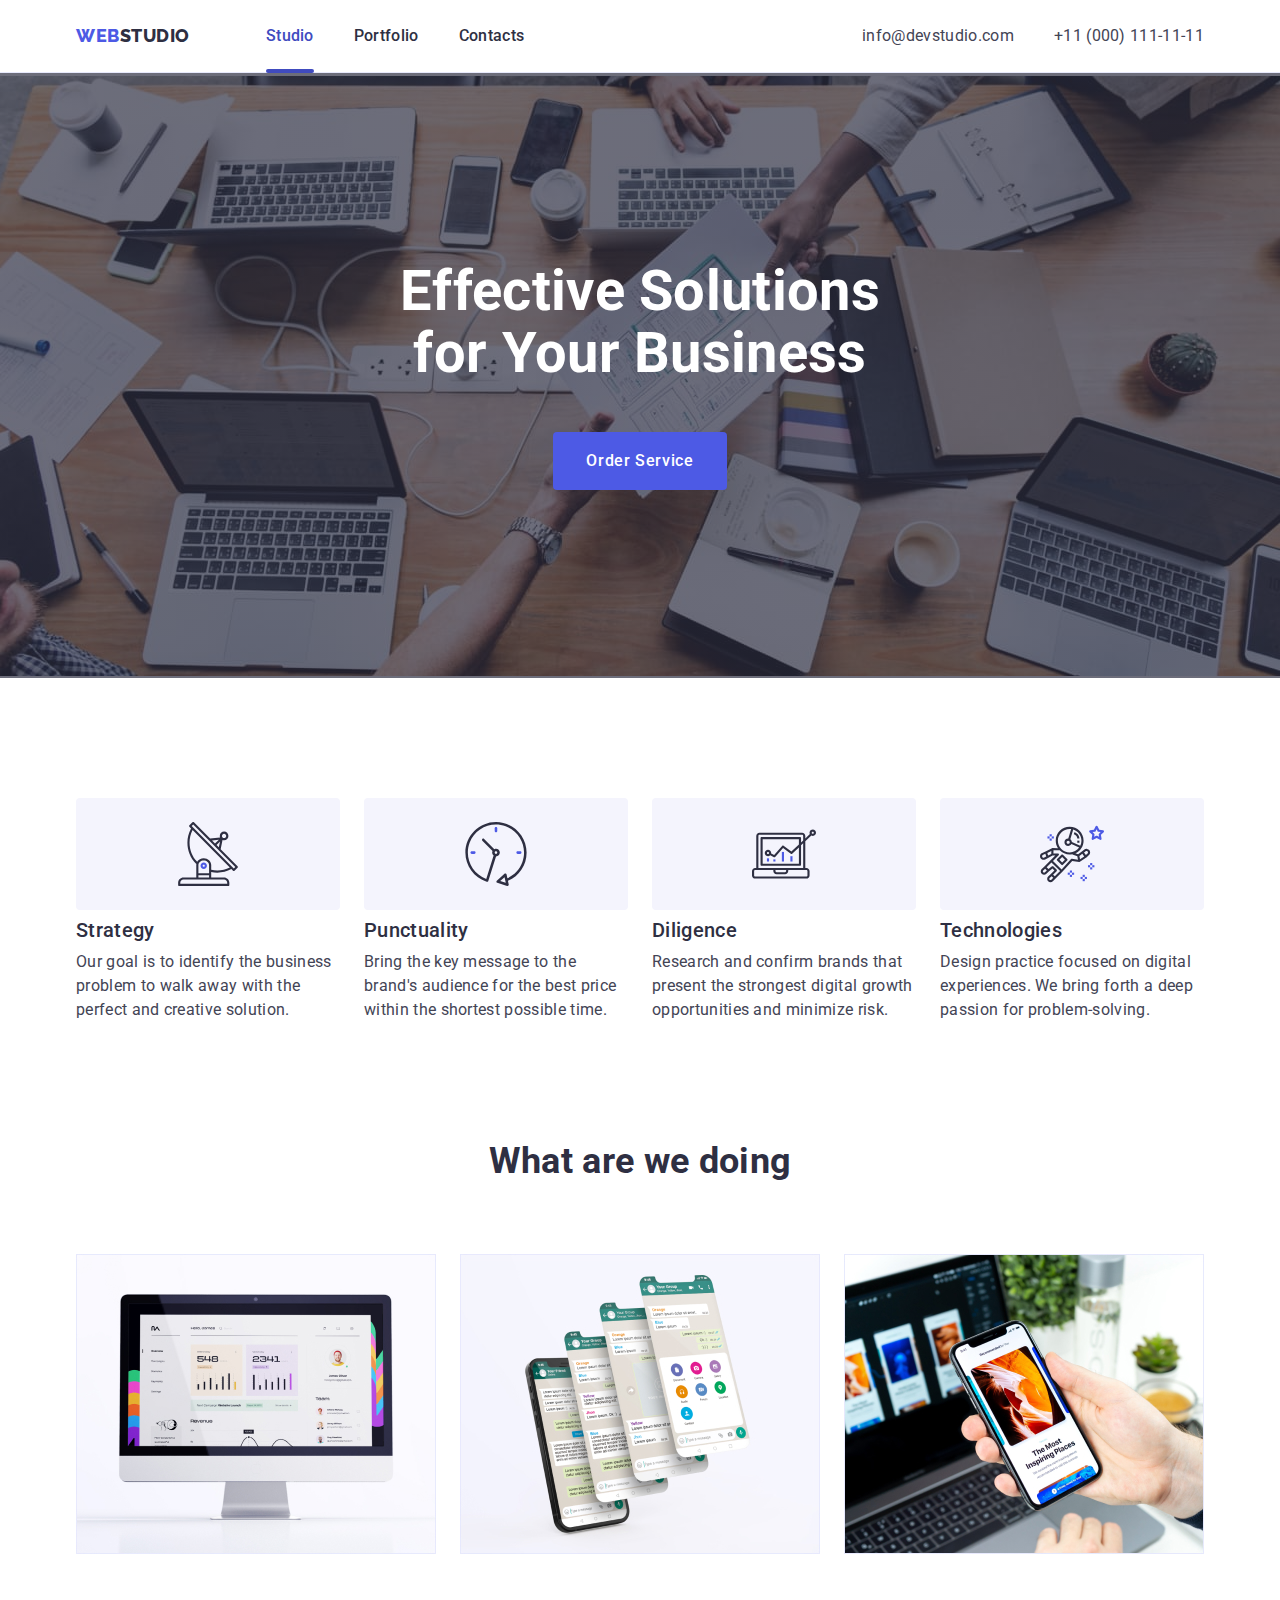
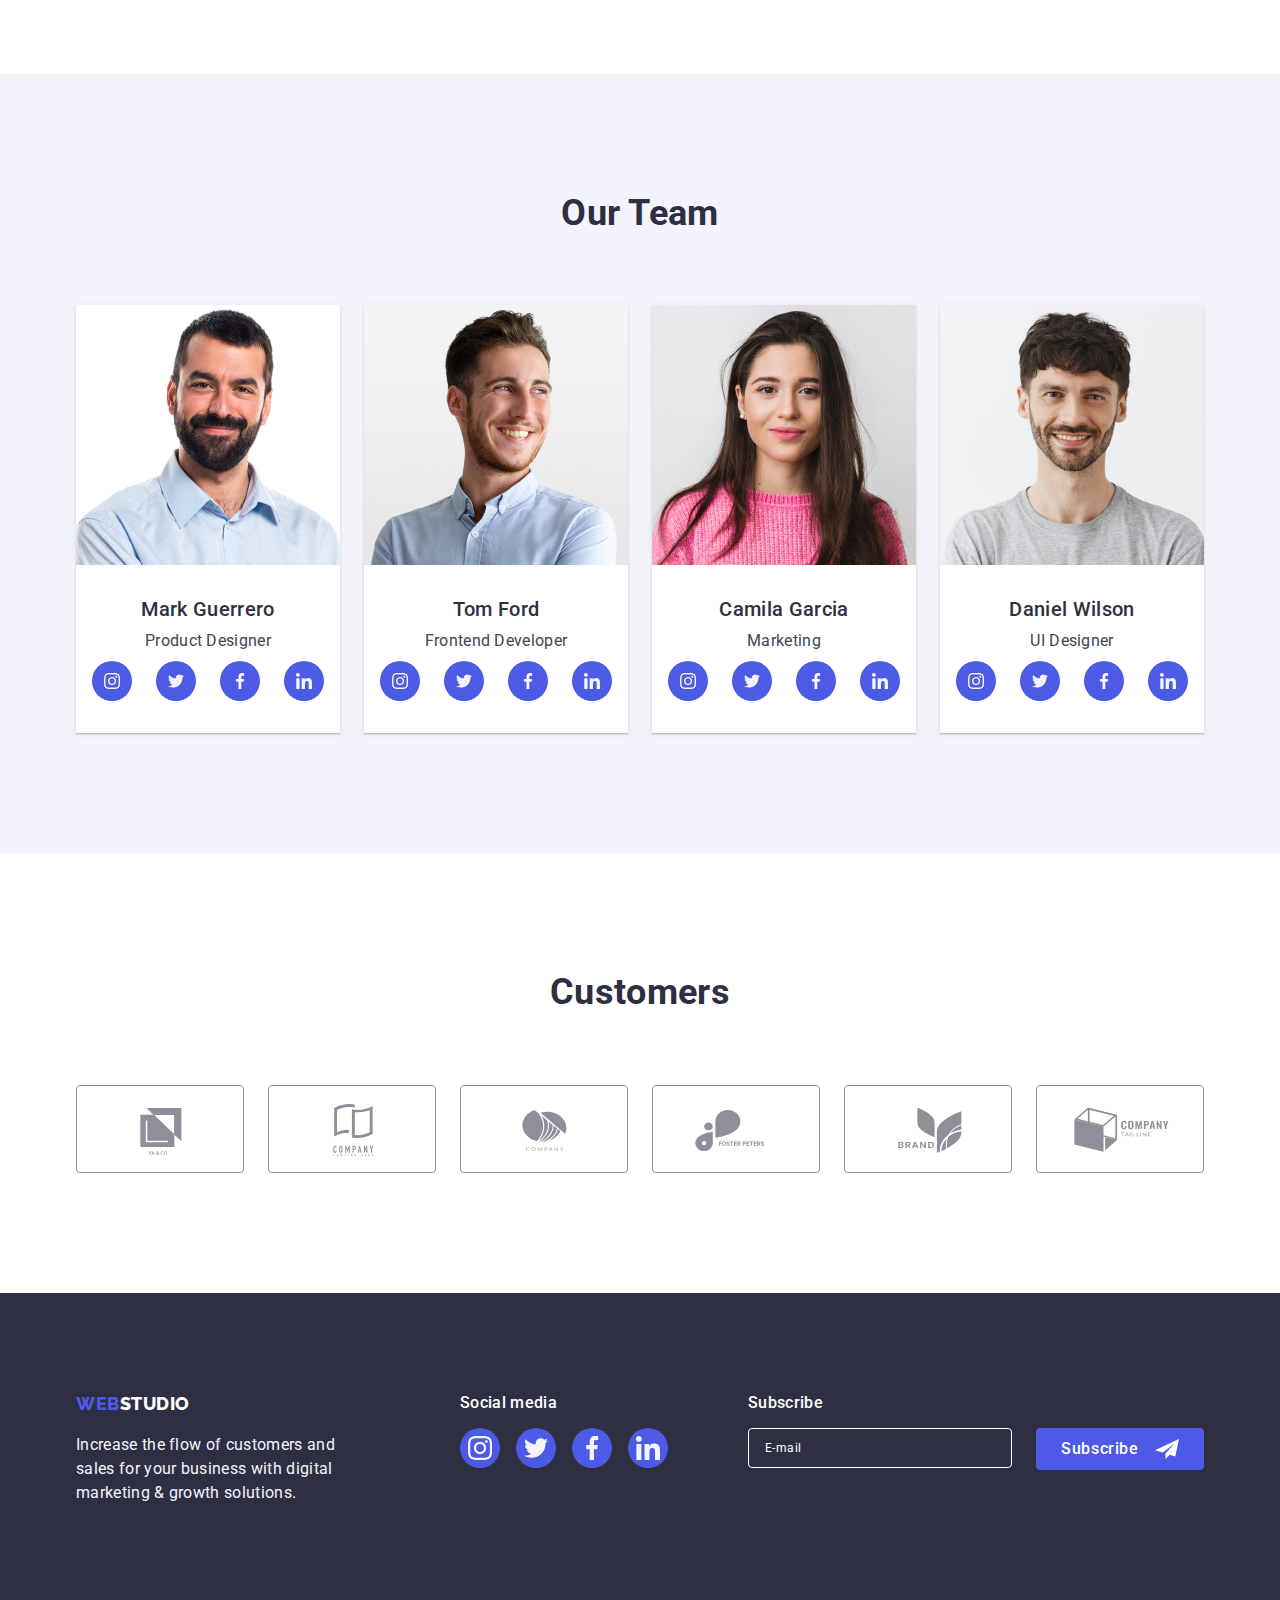
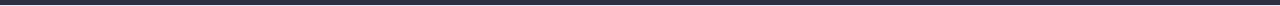
<file: index.html>
<!DOCTYPE html>
<html lang="en">
  <head>
    <meta charset="UTF-8" />
    <meta name="viewport" content="width=device-width, initial-scale=1.0" />
    <title>Studio</title>
    <link
      href="https://fonts.googleapis.com/css2?family=Raleway:wght@800&family=Roboto:wght@400;500;700&display=swap"
      rel="stylesheet"
    />
    <link
      rel="stylesheet"
      href="https://cdnjs.cloudflare.com/ajax/libs/modern-normalize/1.0.0/modern-normalize.min.css"
    />
    <link rel="stylesheet" href="./css/styles.css" />
  </head>
  <body>
    <!-- heder -->
    <header class="page-header"><!DOCTYPE html>
<html lang="en">
  <head>
    <meta charset="UTF-8" />
    <meta name="viewport" content="width=device-width, initial-scale=1.0" />
    <title>Studio</title>
    <link
      href="https://fonts.googleapis.com/css2?family=Raleway:wght@800&family=Roboto:wght@400;500;700&display=swap"
      rel="stylesheet"
    />
    <link
      rel="stylesheet"
      href="https://cdnjs.cloudflare.com/ajax/libs/modern-normalize/1.0.0/modern-normalize.min.css"
    />
    <link rel="stylesheet" href="./css/styles.css" />
  </head>
  <body>
    <!-- heder -->
    <header class="page-header">
      <div class="container header-container">
        <a href="./index.html" class="logo"
          >Web<span class="header-span">Studio</span></a
        >
        <nav>
          <ul class="site-nav list">
            <li><a class="link current" href="./index.html">Studio</a></li>
            <li><a class="link" href="./portfolio.html">Portfolio</a></li>
            <li><a class="link" href="#">Contacts</a></li>
          </ul>
        </nav>
        <address>
          <ul class="address-nav list">
            <li>
              <a class="address-nav link" href="mailto:info@devstudio.com"
                >info@devstudio.com</a
              >
            </li>
            <li>
              <a class="link" href="tel:+110001111111">+11 (000) 111-11-11</a>
            </li>
          </ul>
        </address>
      </div>
    </header>
    <!-- main -->
    <main>
      <!-- hero -->
      <section class="section hero-section">
        <div class="container">
          <h1 class="hero-title">Effective Solutions for Your Business</h1>
          <button class="button primary" type="button" data-modal-open>Order Service</button>
        </div>
      </section>
      <!-- our features -->
      <section class="section">
        <div class="container">
          <h2 class="visualli-hidden">our features</h2>
          <ul class="list features-list">
            <li class="features-item">
              <div class="features-link">
                <svg class="features-icon">
                  <use href="./images/icons.svg#antenna"></use>
                </svg>
              </div>
              <h3 class="section-subtitle">Strategy</h3>
              <p>
                Our goal is to identify the business problem to walk away with
                the perfect and creative solution.
              </p>
            </li>
            <li class="features-item">
              <div class="features-link">
                <svg class="features-icon">
                  <use href="./images/icons.svg#clock"></use>
                </svg>
              </div>
              <h3 class="section-subtitle">Punctuality</h3>
              <p>
                Bring the key message to the brand's audience for the best price
                within the shortest possible time.
              </p>
            </li>
            <li class="features-item">
              <div class="features-link">
                <svg class="features-icon">
                  <use href="./images/icons.svg#diagram"></use>
                </svg>
              </div>
              <h3 class="section-subtitle">Diligence</h3>
              <p>
                Research and confirm brands that present the strongest digital
                growth opportunities and minimize risk.
              </p>
            </li>
            <li class="features-item">
              <div class="features-link">
                <svg class="features-icon">
                  <use href="./images/icons.svg#astronaut"></use>
                </svg>
              </div>
              <h3 class="section-subtitle">Technologies</h3>
              <p>
                Design practice focused on digital experiences. We bring forth a
                deep passion for problem-solving.
              </p>
            </li>
          </ul>
        </div>
      </section>
      <!-- what are we doing -->
      <section class="section">
        <div class="container">
          <h2 class="section-title">What are we doing</h2>
          <ul class="work-list list">
            <li>
              <img src="./images/portfolio/img1.jpg" alt="Mac" width="360" />
            </li>
            <li>
              <img
                src="./images/portfolio/img2.jpg"
                alt="Browser"
                width="360"
              />
            </li>
            <li>
              <img src="./images/portfolio/img3.jpg" alt="Mobile" width="360" />
            </li>
          </ul>
        </div>
      </section>
      <!-- our team  -->
      <section class="section team-section">
        <div class="container">
          <h2 class="section-title">Our Team</h2>
          <ul class="list team-list">
            <li class="team-card">
              <img
                src="./images/contacts/mark.jpg"
                alt="Mark Guerrero"
                width="264"
              />
              <div class="team-descr">
                <h3 class="section-subtitle">Mark Guerrero</h3>
                <p>Product Designer</p>
                <ul class="social-list list">
                  <li class="social-item">
                    <a class="social-link href=""
                      ><svg class="social-icon">
                        <use href="./images/icons.svg#instagram"></use></svg
                    ></a>
                  </li>
                  <li class="social-item">
                    <a class="social-link href=""
                      ><svg class="social-icon">
                        <use href="./images/icons.svg#twitter"></use></svg
                    ></a>
                  </li>
                  <li class="social-item">
                    <a class="social-link href=""
                      ><svg class="social-icon">
                        <use href="./images/icons.svg#facebook"></use></svg
                    ></a>
                  </li>
                  <li class="social-item">
                    <a class="social-link href=""
                      ><svg class="social-icon">
                        <use href="./images/icons.svg#linkedin"></use></svg
                    ></a>
                  </li>
                </ul>
              </div>
            </li>
            <li class="team-card">
              <img src="./images/contacts/tom.jpg" alt="Tom Ford" width="264" />
              <div class="team-descr">
                <h3 class="section-subtitle">Tom Ford</h3>
                <p>Frontend Developer</p>
                <ul class="social-list list">
                  <li class="social-item">
                    <a class="social-link href=""
                      ><svg class="social-icon">
                        <use href="./images/icons.svg#instagram"></use></svg
                    ></a>
                  </li>
                  <li class="social-item">
                    <a class="social-link href=""
                      ><svg class="social-icon">
                        <use href="./images/icons.svg#twitter"></use></svg
                    ></a>
                  </li>
                  <li class="social-item">
                    <a class="social-link href=""
                      ><svg class="social-icon">
                        <use href="./images/icons.svg#facebook"></use></svg
                    ></a>
                  </li>
                  <li class="social-item">
                    <a class="social-link href=""
                      ><svg class="social-icon">
                        <use href="./images/icons.svg#linkedin"></use></svg
                    ></a>
                  </li>
                </ul>
              </div>
            </li>
            <li class="team-card">
              <img
                src="./images/contacts/cam.jpg"
                alt="Camila Garcia"
                width="264"
              />
              <div class="team-descr">
                <h3 class="section-subtitle">Camila Garcia</h3>
                <p>Marketing</p>
                <ul class="social-list list">
                  <li class="social-item">
                    <a class="social-link href=""
                      ><svg class="social-icon">
                        <use href="./images/icons.svg#instagram"></use></svg
                    ></a>
                  </li>
                  <li class="social-item">
                    <a class="social-link href=""
                      ><svg class="social-icon">
                        <use href="./images/icons.svg#twitter"></use></svg
                    ></a>
                  </li>
                  <li class="social-item">
                    <a class="social-link href=""
                      ><svg class="social-icon">
                        <use href="./images/icons.svg#facebook"></use></svg
                    ></a>
                  </li>
                  <li class="social-item">
                    <a class="social-link href=""
                      ><svg class="social-icon">
                        <use href="./images/icons.svg#linkedin"></use></svg
                    ></a>
                  </li>
                </ul>
              </div>
            </li>
            <li class="team-card">
              <img
                src="./images/contacts/dan.jpg"
                alt="Daniel Wilson"
                width="264"
              />
              <div class="team-descr">
                <h3 class="section-subtitle">Daniel Wilson</h3>
                <p>UI Designer</p>
                <ul class="social-list list">
                  <li class="social-item">
                    <a class="social-link href=""
                      ><svg class="social-icon">
                        <use href="./images/icons.svg#instagram"></use></svg
                    ></a>
                  </li>
                  <li class="social-item">
                    <a class="social-link href=""
                      ><svg class="social-icon">
                        <use href="./images/icons.svg#twitter"></use></svg
                    ></a>
                  </li>
                  <li class="social-item">
                    <a class="social-link href=""
                      ><svg class="social-icon">
                        <use href="./images/icons.svg#facebook"></use></svg
                    ></a>
                  </li>
                  <li class="social-item">
                    <a class="social-link href=""
                      ><svg class="social-icon">
                        <use href="./images/icons.svg#linkedin"></use></svg
                    ></a>
                  </li>
                </ul>
              </div>
            </li>
          </ul>
        </div>
      </section>
      <!-- customers -->
      <section class="section section-customers">
        <div class="container"><h2 class="section-title">
          Customers
        </h2>
        <ul class="list customers-list">
  <li class="customers-item">
    <a href="#" class="customers-link">
      <svg class="customers-ico">
        <use href="./images/icons.svg#Logo"></use>
      </svg>
    </a>
  </li>
  <li class="customers-item">
    <a href="#" class="customers-link">
      <svg class="customers-ico">
        <use href="./images/icons.svg#Logo1"></use>
      </svg>
    </a>
  </li>
  <li class="customers-item">
    <a href="#" class="customers-link">
      <svg class="customers-ico">
        <use href="./images/icons.svg#Logo3"></use>
      </svg>
    </a>
  </li>
  <li class="customers-item">
    <a href="#" class="customers-link">
      <svg class="customers-ico">
        <use href="./images/icons.svg#Logo4"></use>
      </svg>
    </a>
  </li>
  <li class="customers-item">
    <a href="#" class="customers-link">
      <svg class="customers-ico">
        <use href="./images/icons.svg#Logo5"></use>
      </svg>
    </a>
  </li>
  <li class="customers-item">
    <a href="#" class="customers-link">
      <svg class="customers-ico">
        <use href="./images/icons.svg#Logo6"></use>
      </svg>
    </a>
  </li>
</ul>

      </div>
        
      </section>
    </main>
    <!-- footer -->
    <footer>
      <div class="container footer-container">
        <div>
        <a class="logo" href="./index.html"
          >Web<span class="footer-span">Studio</span></a
        >
        <p class="footer-text">
          Increase the flow of customers and sales for your business with
          digital marketing & growth solutions.
        </p>
        </div>
        
       <div class=" social-footer"> 
        <h3 class="section-subtitle footer-subtitle">Social media</h3>
        <ul class="social-list-footer">
                  <li class="social-item-footer">
                    <a class="social-link-footer href=""
                      ><svg class="social-icon-footer">
                        <use href="./images/icons.svg#instagram"></use></svg
                    ></a>
                  </li>
                  <li class="social-item-footer">
                    <a class="social-link-footer href=""
                      ><svg class="social-icon-footer">
                        <use href="./images/icons.svg#twitter"></use></svg
                    ></a>
                  </li>
                  <li class="social-item-footer">
                    <a class="social-link-footer href=""
                      ><svg class="social-icon-footer">
                        <use href="./images/icons.svg#facebook"></use></svg
                    ></a>
                  </li>
                  <li class="social-item-footer">
                    <a class="social-link-footer href=""
                      ><svg class="social-icon-footer">
                        <use href="./images/icons.svg#linkedin"></use></svg
                    ></a>
                  </li>
                </ul></div>
                <div class="subscribe">
                  <h3 class="section-subtitle footer-subtitle">Subscribe</h3>
                  <form class="subscribe-form"><input name="mail" type="email" placeholder="E-mail" >
                  <button class="button primary subs-btn" type="submit">Subscribe <svg class="subs-ico">
                    <use href="./images/icons.svg#tg"></use>
                  </svg></button></form>
                  
                </div>
      </div>
      
    </footer>
    <!-- modal -->
    <div class="backdrop is-hidden" data-modal>
      <div class="modal">
        <button class="modal-close" type="button" data-modal-close>
          <svg class="close-ico"><use href="./images/icons.svg#icon-close"></use></svg>
      </button>
      <h2 class="section-subtitle modal-title">Leave your contacts and we will call you back</h2>
       <form class="modal-form">
        <div class="form-field">
          <label class="input-label">Name
            <div class="input-wrap"> <input class="modal-input" type="text" name="name"><svg class="modal-ico">
              <use href="./images/icons.svg#chelik"></use>
            </svg></div>
           
          </label>
        </div>

        <div class="form-field">
          <label class="input-label">Phone<div class="input-wrap"> <input class="modal-input" type="tel" name="tel"><svg class="modal-ico">
              <use href="./images/icons.svg#tel"></use>
            </svg></div>
          </label>
        </div>
        
        <div class="form-field">
          <label class="input-label">Email<div class="input-wrap"> <input class="modal-input" type="email" name="mail"><svg class="modal-ico">
              <use href="./images/icons.svg#mail"></use>
            </svg></div>
          </label>
        </div>
<div class="form-field">
  <label class="input-label">Comment
    <textarea class="modal-input area" name="comment" placeholder="Text input"></textarea>
  </label>
</div>
      <div class="modal-field">
            <input
              class="input-check visualli-hidden"
              id="input-check"
              name="user-check"
              type="checkbox"
              value="true"
            />
            <label class="check-text" for="input-check">
              <span>
                <svg class="check-icon" width="10" height="8">
                  <use href="./images/icons.svg#ptichka"></use>
                </svg>
              </span>
              I accept the terms and conditions of the
              <a href="" class="check-link"> Privacy Policy</a></label
            >
          </div>
       <button type="submit" class="button primary modal-button">Send</button>
        
       </form>
      </div>

    </div>
      <script src="./js/modal.js"></script>
  </body>
</html>
</file>
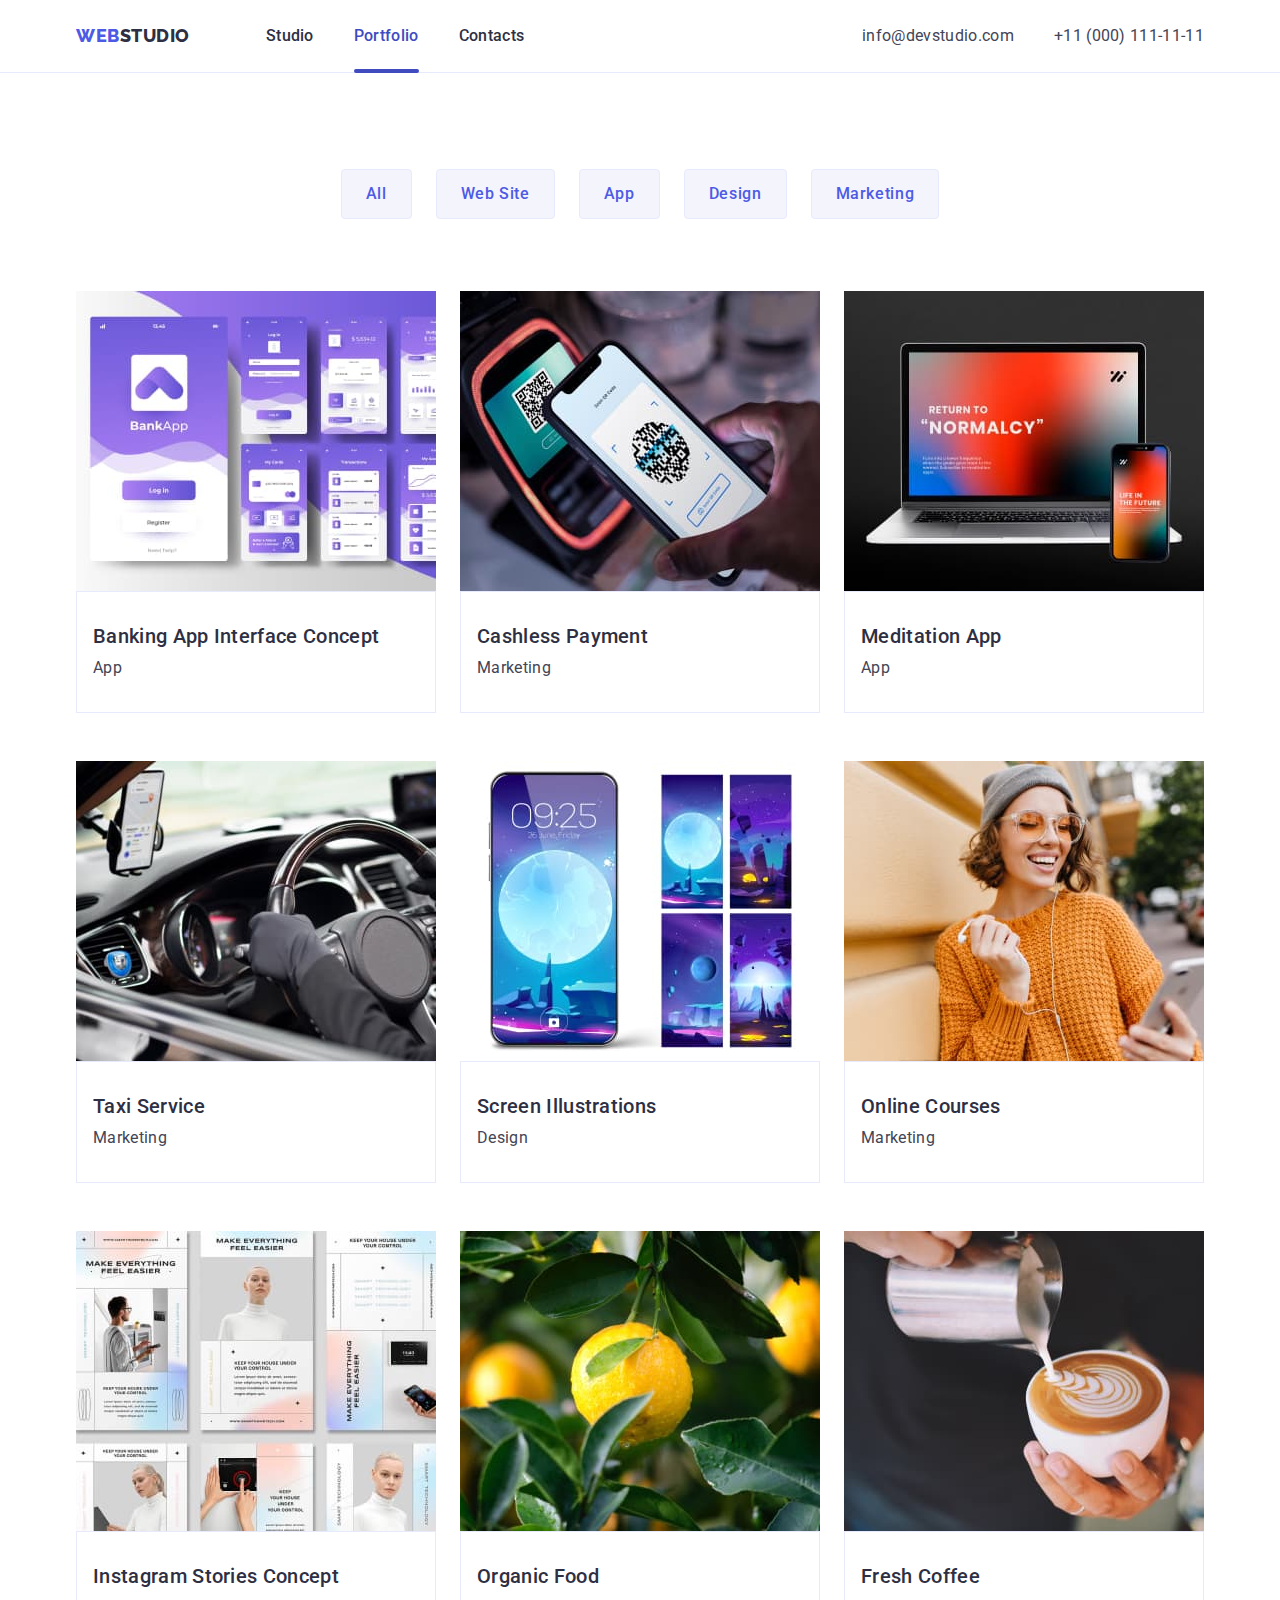
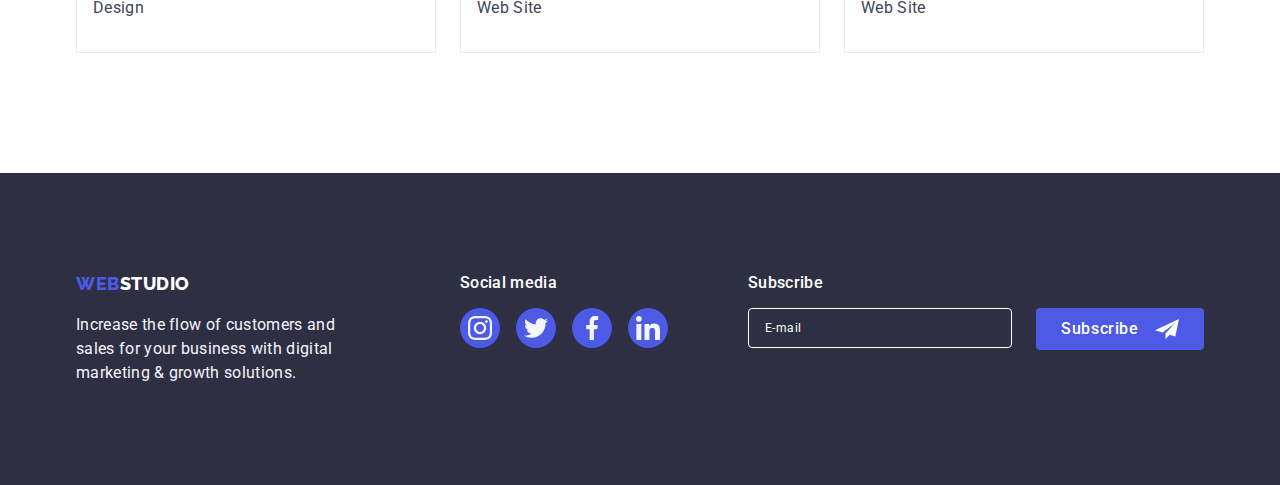
<file: portfolio.html>
<!DOCTYPE html>
<html lang="en">
  <head>
    <meta charset="UTF-8" />
    <meta name="viewport" content="width=device-width, initial-scale=1.0" />
    <link
      href="https://fonts.googleapis.com/css2?family=Raleway:wght@800&family=Roboto:wght@400;500;700&display=swap"
      rel="stylesheet"
    />
    <link
      rel="stylesheet"
      href="https://cdnjs.cloudflare.com/ajax/libs/modern-normalize/1.0.0/modern-normalize.min.css"
    />
    <link rel="stylesheet" href="./css/styles.css" />
    <title>Portfolio</title>
  </head>
  <body>
    <!-- header -->
     <header class="page-header">
      <div class="container header-container">
        <a href="./index.html" class="logo"
          >Web<span class="header-span">Studio</span></a
        >
        <nav>
          <ul class="site-nav list">
            <li><a class="link" href="./index.html">Studio</a></li>
            <li><a class="link current" href="./portfolio.html">Portfolio</a></li>
            <li><a class="link" href="#">Contacts</a></li>
          </ul>
        </nav>
        <address>
          <ul class="address-nav list">
            <li>
              <a class="address-nav link" href="mailto:info@devstudio.com"
                >info@devstudio.com</a
              >
            </li>
            <li>
              <a class="link" href="tel:+110001111111">+11 (000) 111-11-11</a>
            </li>
          </ul>
        </address>
      </div>
    </header>
    <main>
      <section class="section">
        <div class="container">
          <h1 class="section-title visualli-hidden">Portfolio</h1>
          <ul class="list filter-list">
            <li><button class="button secondary" type="button">All</button></li>
            <li>
              <button class="button secondary" type="button">Web Site</button>
            </li>
            <li><button class="button secondary" type="button">App</button></li>
            <li>
              <button class="button secondary" type="button">Design</button>
            </li>
            <li>
              <button class="button secondary" type="button">Marketing</button>
            </li>
          </ul>
        </div>
      
        <div class="container">
          <ul class="list portfolio-list ">
           <li class="portfolio-item
              <a class="link" href="">
                <div class="portfolio-wrap">
                  <img src="./images/cards/img1.jpg" alt="img9" width="360" />
                  <p class="portfolio-text">14 Stylish and User-Friendly App Design Concepts · Task Manager App · Calorie Tracker App · Exotic Fruit Ecommerce App · Cloud Storage App</p>
                </div>
                
                <div class="portfolio-descr">
                  <h2 class="section-subtitle">Banking App Interface Concept</h2>
                <p>App</p>
              </div>
              </a>
            </li>
            <li class="portfolio-item
              <a class="link" href="">
                <div class="portfolio-wrap">
                  <img src="./images/cards/img2.jpg" alt="img9" width="360" />
                  <p class="portfolio-text">14 Stylish and User-Friendly App Design Concepts · Task Manager App · Calorie Tracker App · Exotic Fruit Ecommerce App · Cloud Storage App</p>
                </div>
                
                <div class="portfolio-descr"><h2 class="section-subtitle">Cashless Payment</h2>
                <p>Marketing</p></div>
              </a>
            </li>
            <li class="portfolio-item
              <a class="link" href="">
                <div class="portfolio-wrap">
                  <img src="./images/cards/img3.jpg" alt="img9" width="360" />
                  <p class="portfolio-text">14 Stylish and User-Friendly App Design Concepts · Task Manager App · Calorie Tracker App · Exotic Fruit Ecommerce App · Cloud Storage App</p>
                </div>
            
                <div class="portfolio-descr"><h2 class="section-subtitle">Meditation App</h2>
                <p>App</p></div>
              </a>
            </li>
            <li class="portfolio-item
              <a class="link" href="">
                <div class="portfolio-wrap">
                  <img src="./images/cards/img4.jpg" alt="img9" width="360" />
                  <p class="portfolio-text">14 Stylish and User-Friendly App Design Concepts · Task Manager App · Calorie Tracker App · Exotic Fruit Ecommerce App · Cloud Storage App</p>
                </div>
                
                <div class="portfolio-descr">
                  <h2 class="section-subtitle">Taxi Service</h2>
                <p>Marketing</p></div>
              </a>
            </li>
            <li class="portfolio-item
              <a class="link" href="">
                <div class="portfolio-wrap">
                  <img src="./images/cards/img5.jpg" alt="img9" width="360" />
                  <p class="portfolio-text">14 Stylish and User-Friendly App Design Concepts · Task Manager App · Calorie Tracker App · Exotic Fruit Ecommerce App · Cloud Storage App</p>
                </div>
                
                <div class="portfolio-descr"><h2 class="section-subtitle">Screen Illustrations</h2>
                <p>Design</p>
              </div>
              </a>
            </li>
            <li class="portfolio-item
              <a class="link" href="">
                <div class="portfolio-wrap">
                  <img src="./images/cards/img6.jpg" alt="img9" width="360" />
                  <p class="portfolio-text">14 Stylish and User-Friendly App Design Concepts · Task Manager App · Calorie Tracker App · Exotic Fruit Ecommerce App · Cloud Storage App</p>
                </div>
                
                <div class="portfolio-descr">
                  <h2 class="section-subtitle">Online Courses</h2>
                <p>Marketing</p>
              </div>
              </a>
            </li>
            <li class="portfolio-item
              <a class="link" href="">
                <div class="portfolio-wrap">
                  <img src="./images/cards/img7.jpg" alt="img9" width="360" />
                  <p class="portfolio-text">14 Stylish and User-Friendly App Design Concepts · Task Manager App · Calorie Tracker App · Exotic Fruit Ecommerce App · Cloud Storage App</p>
                </div>
                
                <div class="portfolio-descr">
                  <h2 class="section-subtitle">Instagram Stories Concept</h2>
                <p>Design</p>
              </div>
              </a>
            </li>
            <li class="portfolio-item
              <a class="link" href="">
                <div class="portfolio-wrap">
                  <img src="./images/cards/img8.jpg" alt="img9" width="360" />
                  <p class="portfolio-text">14 Stylish and User-Friendly App Design Concepts · Task Manager App · Calorie Tracker App · Exotic Fruit Ecommerce App · Cloud Storage App</p>
                </div>
                
                <div class="portfolio-descr">
                  <h2 class="section-subtitle">Organic Food</h2>
                <p>Web Site</p>
              </div>
              </a>
            </li>
            <li class="portfolio-item
              <a class="link" href="">
                <div class="portfolio-wrap">
                  <img src="./images/cards/img9.jpg" alt="img9" width="360" />
                  <p class="portfolio-text">14 Stylish and User-Friendly App Design Concepts · Task Manager App · Calorie Tracker App · Exotic Fruit Ecommerce App · Cloud Storage App</p>
                </div>
                
                <div class="portfolio-descr">
                  <h2 class="section-subtitle">Fresh Coffee</h2>
                <p>Web Site</p>
              </div>
              </a>
            </li>
          </ul>
        </div>
      </section>
    </main>
     <footer>
      <div class="container footer-container">
        <div>
        <a class="logo" href="./index.html"
          >Web<span class="footer-span">Studio</span></a
        >
        <p class="footer-text">
          Increase the flow of customers and sales for your business with
          digital marketing & growth solutions.
        </p>
        </div>
        
       <div class=" social-footer"> 
        <h3 class="section-subtitle footer-subtitle">Social media</h3>
        <ul class="social-list-footer">
                  <li class="social-item-footer">
                    <a class="social-link-footer href=""
                      ><svg class="social-icon-footer">
                        <use href="./images/icons.svg#instagram"></use></svg
                    ></a>
                  </li>
                  <li class="social-item-footer">
                    <a class="social-link-footer href=""
                      ><svg class="social-icon-footer">
                        <use href="./images/icons.svg#twitter"></use></svg
                    ></a>
                  </li>
                  <li class="social-item-footer">
                    <a class="social-link-footer href=""
                      ><svg class="social-icon-footer">
                        <use href="./images/icons.svg#facebook"></use></svg
                    ></a>
                  </li>
                  <li class="social-item-footer">
                    <a class="social-link-footer href=""
                      ><svg class="social-icon-footer">
                        <use href="./images/icons.svg#linkedin"></use></svg
                    ></a>
                  </li>
                </ul></div>
                <div class="subscribe">
                  <h3 class="section-subtitle footer-subtitle">Subscribe</h3>
                  <form class="subscribe-form"><input name="mail" type="email" placeholder="E-mail" >
                  <button class="button primary subs-btn" type="submit">Subscribe <svg class="subs-ico">
                    <use href="./images/icons.svg#tg"></use>
                  </svg></button></form>
                  
                </div>
      </div>
      
    </footer>
  </body>
</html>
</file>
<file: css/styles.css>
:root {
  --text: #434455; /* slate */
  --primary-white: #ffffff; /* white */
  --pressed-state: #404bbf; /* ocean */
  --dark: #2e2f42; /* navy blue */
  --accent: #e7e9fc; /* cornflower */
  --light: #f4f4fd; /* cloud */
  --primary-brand: #4d5ae5; /* iris */
  --green: #31d0aa; /* green */
  --light-slate: #8e8f99; /* light-slate */
  --navy-blue-modal: rgba(46, 47, 66, 0.4);
  --font-family: "Roboto", sans-serif;
  --second-family: "Raleway", sans-serif;

  --bg-gradient: linear-gradient(rgba(46, 47, 66, 0.7), rgba(46, 47, 66, 0.7));

  --cubic: 250ms cubic-bezier(0.4, 0, 0.2, 1);
}

/* reset */
p,
h1,
h2,
h3,
h4,
h5,
h6 {
  margin: 0;
}
ul {
  margin: 0;
  padding-left: 0;
}
img {
  display: block;
}
/* main */
.container {
  width: 1158px;
  padding-left: 15px;
  padding-right: 15px;
  margin: 0 auto;
  cursor: default;
  /* outline: 1px solid red; */
}
body {
  font-family: var(--font-family);
  font-size: 16px;
  color: var(--text);
  line-height: 1.5;
  letter-spacing: 0.02em;
}
.section {
  margin-bottom: 120px;
}
.list {
  list-style: none;
}
.link {
  text-decoration: none;
}
.visualli-hidden {
  position: absolute;
  width: 1px;
  height: 1px;
  margin: -1px;
  border: 0;
  padding: 0;
  white-space: nowrap;
  clip-path: inset(100%);
  clip: rect(0 0 0 0);
  overflow: hidden;
}
/* buttons */
.button {
  cursor: pointer;
  border: 1px solid transparent;
  border-radius: 4px;
  font-family: inherit;
  font-weight: 500;
  font-size: 16px;
  line-height: 1.5;
  letter-spacing: 0.04em;
}
.button.primary {
  padding: 16px 32px;
  background-color: var(--primary-brand);
  color: var(--primary-white);
}

.button.primary:hover,
.button.primary:focus {
  background-color: var(--pressed-state);
  transition: background-color var(--cubic);
}
.button.secondary {
  border-color: var(--accent);
  padding: 12px 24px;
  background-color: var(--light);
  color: var(--primary-brand);
}
.button.secondary:hover,
.button.secondary:focus {
  background-color: var(--pressed-state);
  color: var(--primary-white);
  box-shadow: 0 2px 2px 0 rgba(0, 0, 0, 0.12), 0 2px 1px 0 rgba(0, 0, 0, 0.08),
    0 3px 1px 0 rgba(0, 0, 0, 0.1);
  transition: background-color var(--cubic), color var(--cubic),
    box-shadow var(--cubic);
}
/* logo */
.logo {
  text-decoration: none;
  color: var(--primary-brand);
  font-family: var(--second-family);
  font-weight: 800;
  font-size: 18px;
  line-height: 1.2;
  letter-spacing: 0.03em;
  text-transform: uppercase;
}
.header-span {
  color: var(--dark);
}
.footer-span {
  color: var(--primary-white);
}
/* header */
header {
  border-bottom: 1px solid var(--accent);
}
.header-container {
  display: flex;
  align-items: center;
}
.address-nav {
  display: flex;
  gap: 40px;
}
.address-nav .link {
  color: var(--text);
  font-style: normal;
}
.address-nav .link:hover,
.address-nav .link:focus {
  color: var(--pressed-state);
  transition: color var(--cubic);
}
address {
  margin-left: auto;
}
.site-nav {
  display: flex;
  gap: 40px;
  margin-left: 76px;
}
.site-nav .link {
  display: block;
  color: var(--dark);
  font-weight: 500;
  padding-top: 24px;
  padding-bottom: 24px;
}
.site-nav .link:hover,
.site-nav .link:focus {
  color: var(--pressed-state);
  transition: color var(--cubic);
}
.link.current {
  position: relative;
  color: var(--pressed-state);
}
.link.current::after {
  content: "";
  display: block;
  position: absolute;
  width: 100%;
  height: 4px;
  bottom: -1px;
  background-color: var(--pressed-state);
  border-radius: 2px;
}
/* title */
.section-title {
  margin-bottom: 72px;
  color: var(--dark);
  font-weight: 700;
  font-size: 36px;
  line-height: 1.1;
  text-align: center;
}

.section-subtitle {
  color: var(--dark);
  margin-bottom: 8px;
  font-weight: 500;
  font-size: 20px;
  line-height: 1.2;
}
/* hero */
.hero-section {
  max-width: 1440px;
  padding: 188px 0px;

  text-align: center;
  background-image: var(--bg-gradient), url(../images/hero-bg.jpg);
  background-repeat: no-repeat;
  background-position: center;
  margin-left: auto;
  margin-right: auto;
}
.hero-title {
  margin-left: auto;
  margin-right: auto;
  margin-bottom: 48px;
  width: 496px;
  font-size: 56px;
  line-height: 1.1;
  color: var(--primary-white);
  text-align: center;
}
/* features */
.features-list {
  gap: 24px;
  display: flex;
}
.features-item {
  min-width: 264px;
}
.features-link {
  display: flex;
  justify-content: center;
  align-items: center;
  width: 264px;
  height: 112px;
  background-color: var(--light);
  border-radius: 4px;
  margin-bottom: 8px;
}
.features-icon {
  width: 64px;
  height: 64px;
  background-position: center;
}

/* work */
.work-list {
  display: flex;
  gap: 24px;
  justify-content: center;
}
/* team */
.team-section {
  margin-bottom: 0px;
  padding-top: 120px;
  padding-bottom: 120px;
  background-color: var(--light);
}
.team-card {
  box-shadow: 0 2px 1px 0 rgba(46, 47, 66, 0.08),
    0 1px 1px 0 rgba(46, 47, 66, 0.16), 0 1px 6px 0 rgba(46, 47, 66, 0.08);
}
.team-descr {
  padding: 32px 16px;
  background-color: var(--primary-white);
  text-align: center;
  border-radius: 0 0 4px 4px;
}
.team-list {
  display: flex;
  gap: 24px;
  justify-content: center;
}
.social-list {
  margin-top: 8px;
  display: flex;
  justify-content: center;
  gap: 24px;
}
.social-item {
  display: flex;
  background-color: var(--primary-brand);
  width: 40px;
  height: 40px;
  border-radius: 50%;
  justify-content: center;
  align-items: center;
}
.social-item:hover,
.social-item:focus {
  background-color: var(--pressed-state);
  transition: background-color var(--cubic);
}
.social-link {
  display: flex;
  height: 16px;
}
.social-icon {
  width: 16px;
  height: 16px;
}
/* customers */
.section-customers {
  margin-top: 120px;
}
.customers-list {
  display: flex;
  gap: 24px;
}

.customers-link:is(:hover, :focus) .customers-ico {
  fill: var(--pressed-state);
  transition: fill var(--cubic);
}

.customers-link {
  width: 168px;
  height: 88px;
  display: flex;
  justify-content: center;
  align-items: center;
  border: 1px solid var(--light-slate);
  border-radius: 4px;
}

.customers-link:is(:hover, :focus) {
  border-color: var(--pressed-state);
  transition: border-color var(--cubic);
}

.customers-ico {
  width: 104px;
  height: 56px;
  fill: var(--light-slate);
}

/* footer */
footer {
  padding: 100px 0;
  background-color: var(--dark);
}
.footer-text {
  margin-top: 16px;
  color: var(--light);
  width: 264px;
}
.footer-container {
  display: flex;
}
.social-footer {
  margin-left: 120px;
}
.footer-subtitle {
  margin-top: 0;
  margin-bottom: 16px;
  color: var(--primary-white);
  font-size: 16px;
}
.social-list-footer {
  margin-top: 8px;
  display: flex;
  justify-content: center;
  gap: 16px;
}
.social-item-footer {
  display: flex;
  background-color: var(--primary-brand);
  width: 40px;
  height: 40px;
  border-radius: 50%;
  justify-content: center;
  align-items: center;
}
.social-item-footer:hover,
.social-item-footer:focus {
  background-color: var(--green);
  transition: background-color var(--cubic);
}
.social-link-footer {
  display: flex;
  height: 24px;
}
.social-icon-footer {
  width: 24px;
  height: 24px;
}
.subscribe {
  margin-left: 80px;
}
.subscribe-form {
  display: flex;
  gap: 24px;
}
.subscribe-form > input {
  border: 1px solid var(--primary-white);
  border-radius: 4px;
  width: 264px;
  height: 40px;
  background-color: transparent;
  color: var(--primary-white);
  padding: 8px 16px;
  font-weight: 400;
  font-size: 12px;
  line-height: 2;
  letter-spacing: 0.04em;
}
.subscribe-form > input::placeholder {
  color: var(--primary-white);
}
.subscribe-form > input:hover,
.subscribe-form > input:focus {
  outline: none;
}
.button.primary.subs-btn {
  display: flex;
  padding: 8px 24px;

  align-items: center;
}
.subs-ico {
  fill: var(--primary-white);
  width: 24px;
  height: 24px;
  margin-left: 16px;
}

/* portfolio */

.portfolio-item:is(:hover, :focus) {
  box-shadow: 0 2px 1px 0 rgba(46, 47, 66, 0.08),
    0 1px 1px 0 rgba(46, 47, 66, 0.16), 0 1px 6px 0 rgba(46, 47, 66, 0.08);
  transition: box-shadow var(--cubic);
}
.portfolio-item:hover .portfolio-text {
  transform: translateY(0);
  transition: transform var(--cubic);
}
.filter-list {
  margin-top: 96px;
  margin-bottom: 72px;
  display: flex;
  gap: 24px;
  justify-content: center;
}
.portfolio-list {
  display: flex;
  flex-wrap: wrap;
  column-gap: 24px;
  row-gap: 48px;
}
.portfolio-wrap {
  position: relative;
  overflow: hidden;
}
.portfolio-text {
  position: absolute;
  top: 0;
  font-weight: 400;
  font-size: 16px;
  padding-left: 32px;
  padding-top: 40px;
  color: var(--light);
  background-color: var(--primary-brand);
  transform: translateY(100%);
  transition: transform var(--cubic);
  height: 100%;
}
.portfolio-descr {
  padding: 32px 16px;
  border: 1px solid var(--accent);
}

/* modal */

.backdrop {
  position: fixed;
  top: 0;
  width: 100%;
  height: 100%;
  background-color: rgba(46, 47, 66, 0.4);
  opacity: 1;
  transition: opacity var(--cubic), visibility var(--cubic);
}

.backdrop.is-hidden {
  visibility: hidden;
  opacity: 0;
  pointer-events: none;
}

.backdrop.is-hidden .modal {
  transform: translate(-50%, -50%) scale(0.9);
  transition: transform var(--cubic);
}

.modal {
  padding: 24px;
  position: absolute;
  top: 50%;
  left: 50%;
  transform: translate(-50%, -50%) scale(1);
  width: 408px;
  height: 584px;
  background-color: var(--primary-white);
  border-radius: 4px;
  box-shadow: 0 2px 1px 0 rgba(0, 0, 0, 0.2), 0 1px 3px 0 rgba(0, 0, 0, 0.12),
    0 1px 1px 0 rgba(0, 0, 0, 0.14);
  transition: transform var(--cubic);
}

.modal-close {
  display: flex;
  width: 24px;
  height: 24px;
  background-color: var(--accent);
  border: 1px solid rgba(0, 0, 0, 0.1);
  border-radius: 50%;

  margin-left: auto;
  justify-content: center;
  align-items: center;
}

.modal-close:hover,
.modal-close:focus {
  background-color: var(--pressed-state);
  fill: var(--primary-white);
  transition: background-color var(--cubic), fill var(--cubic);
}

.close-ico {
  width: 8px;
  height: 8px;
}
.modal-title {
  margin-top: 24px;
  margin-bottom: 16px;
  font-size: 16px;
  line-height: 1.5;
  letter-spacing: 0.02em;
  text-align: center;
}
.input-label {
  display: flex;
  flex-direction: column;
  font-size: 12px;
  line-height: 1.2;
  letter-spacing: 0.04em;
  color: var(--light-slate);
  gap: 4px;
}
.input-wrap {
  position: relative;
}
.form-field {
  margin-bottom: 8px;
  display: block;
}
.modal-input {
  width: 100%;
  height: 40px;
  border: 1px solid var(--navy-blue-modal);
  border-radius: 4px;
  padding-left: 38px;
}
.modal-input:is(:hover, :focus) {
  outline: none;
  border-color: var(--primary-brand);
}
.modal-input:is(:hover, :focus) + .modal-ico {
  fill: var(--primary-brand);
}
.modal-input.area {
  height: 120px;
  resize: none;
  padding: 8px 16px;
}
.modal-ico {
  position: absolute;
  width: 18px;
  height: 24px;
  top: 50%;
  left: 16px;
  transform: translateY(-50%);
}
.modal-ico > use {
  width: 100%;
  height: 100%;
}

.check-text span {
  width: 16px;
  height: 16px;
  border: 1px solid var(--dark);
  border-radius: 2px;
  margin-right: 8px;
  display: flex;
  align-items: center;
  justify-content: center;
  fill: transparent;
}
.check-text {
  display: flex;
  margin-top: 16px;
  align-items: center;
  font-weight: 400;
  font-size: 12px;
  line-height: 1.1;
  letter-spacing: 0.04em;
  color: var(--light-slate-color);
  margin-right: 2px;
}
.input-check:checked + .check-text > span {
  background-color: var(--pressed-state);
  border: none;
  fill: var(--primary-white);
}
.input-check:checked + .check-text {
  user-select: none;
  background-color: transparent;
}
.input-check:focus + .check-text > span {
  border-color: var(--dark);
}
.check-link {
  color: var(--primary-brand);
  font-size: 12px;
  margin-left: 4px;
}
.modal-button {
  display: block;
  margin-top: 24px;
  margin-left: auto;
  margin-right: auto;
  width: 169px;
  height: 56px;
}
</file>
